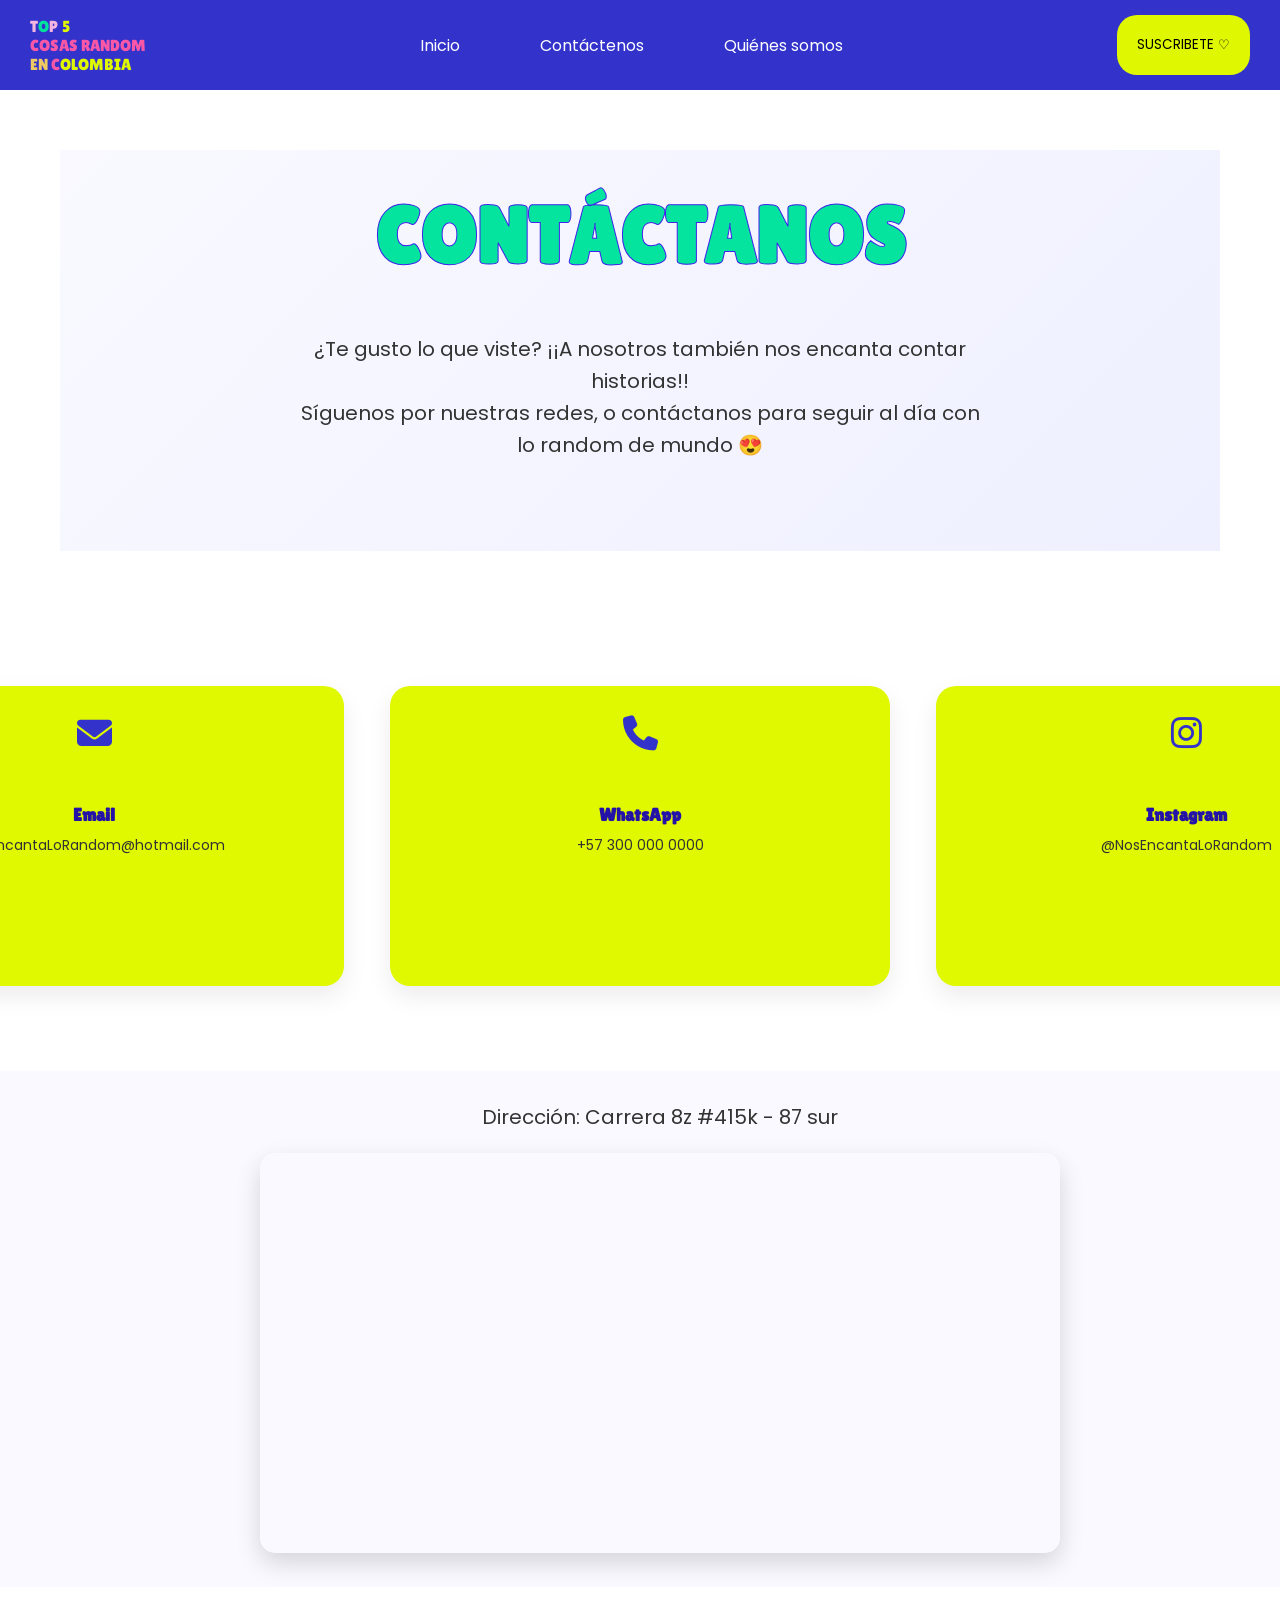
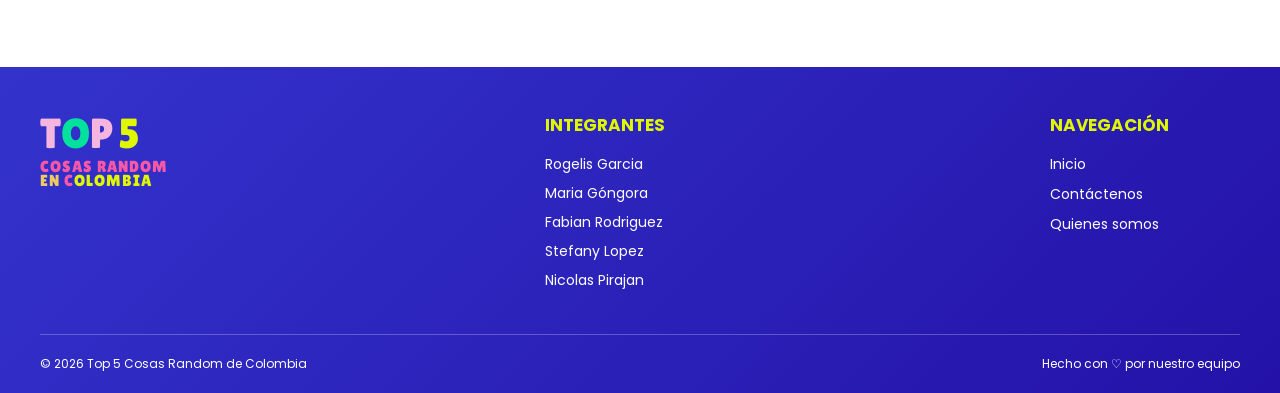
<file: contacto.html>
<!DOCTYPE html>
<html>

<head>
    <meta charset="UTF-8">
    <meta name="viewport" content="width=device-width, initial-scale=1.0">
    <title>TOP 5</title>
    <link rel="stylesheet" href="https://cdnjs.cloudflare.com/ajax/libs/font-awesome/6.5.0/css/all.min.css">
    <link rel="preconnect" href="https://fonts.googleapis.com">
    <link rel="preconnect" href="https://fonts.gstatic.com" crossorigin>
    <link href="https://fonts.googleapis.com/css2?family=Lilita+One&family=Poppins:wght@400;600;700&display=swap"
        rel="stylesheet">
    <link rel="stylesheet" href="style.css">
</head>

<body>
    <nav>
        <div>
            <span class="top">T<span class="O">O</span>P</span>
            <span class="cinco">5</span>
            <p class="cosas-random">COSAS RANDOM <br><span class="En">EN</span> <span class="C">C</span><span
                    class="olombia">OLOMBIA</span> </p>
        </div>
        <ul>
            <li> <a href="index.html">Inicio</a></li>
            <li><a href="contacto.html">Contáctenos</a></li>
            <li><a href="quienes-somos.html">Quiénes somos</a></li>
        </ul>
        <button>SUSCRIBETE ♡</button>
    </nav>
    <div class="encabezado1">
        <h1 id="encabezado"> CONTÁCTANOS </h1>
        <br>
        <br>
        <p class="parrafo"> ¿Te gusto lo que viste? ¡¡A nosotros también nos encanta contar historias!! <br>
            Síguenos por nuestras redes, o contáctanos para seguir al día con lo random de mundo 😍</p>
    </div>
    <div class="contenedor">
        <div class="card">
            <i class="fa-solid fa-envelope"></i>
            <br>
            <br>
            <h3 class="titulito"> Email </h3>
            <p> NosEncantaLoRandom@hotmail.com </p>
        </div>

        <div class="card">
            <i class="fa-solid fa-phone"></i>
            <br>
            <br>
            <h3 class="titulito"> WhatsApp </h3>
            <p> +57 300 000 0000 </p>
        </div>

        <div class="card">
            <i class="fa-brands fa-instagram"></i>
            <br>
            <br>
            <h3 class="titulito"> Instagram </h3>
            <p> @NosEncantaLoRandom </p>
        </div>
        <br>
        <div class="ubicacion">
            <p class="parrafo"> Dirección: Carrera 8z #415k - 87 sur </p>
            <iframe
                src="https://www.google.com/maps/embed?pb=!1m18!1m12!1m3!1d22496.69778581169!2d-74.12065884214515!3d4.613363814773362!2m3!1f0!2f0!3f0!3m2!1i1024!2i768!4f13.1!3m3!1m2!1s0x8e3f9ebaca191fa3%3A0x28079add05f37b00!2sCentro%20Comercial%20Plaza%20de%20las%20Am%C3%A9ricas!5e0!3m2!1ses!2sco!4v1781192506364!5m2!1ses!2sco"
                width="600" height="450" style="border:0;" allowfullscreen="" loading="lazy"
                referrerpolicy="no-referrer-when-downgrade"></iframe>
        </div>
    </div>

    <footer class="footer">
        <div class="footer-contenido">
            <div class="footer-logo">
                <div>
                    <span class="top">T<span class="O">O</span>P</span>
                    <span class="cinco">5</span>
                </div>

                <p class="cosas-random">
                    COSAS RANDOM<br>
                    <span class="En">EN</span>
                    <span class="C">C</span><span class="olombia">OLOMBIA</span>
                </p>
            </div>
            <div class="footer-integrantes">
                <h3 class="integrantes">Integrantes</h3>
                <p class="integrante rogelis">Rogelis Garcia</p>
                <p class="integrante maria">Maria Góngora</p>
                <p class="integrante fabian">Fabian Rodriguez</p>
                <p class="integrante stefany">Stefany Lopez</p>
                <p class="integrante nicolas">Nicolas Pirajan</p>
            </div>
            <div class="footer-enlaces">
                <h3 class="navegacion">Navegación</h3>
                <a href="index.html">Inicio</a>
                <a href="contacto.html">Contáctenos</a>
                <a href="quienes-somos.html">Quienes somos</a>
            </div>
        </div>
        <div class="footer-inferior">
            <p class="copy">© 2026 Top 5 Cosas Random de Colombia</p>
            <p class="amor">Hecho con ♡ por nuestro equipo</p>
        </div>
    </footer>
</body>

</html>
</file>
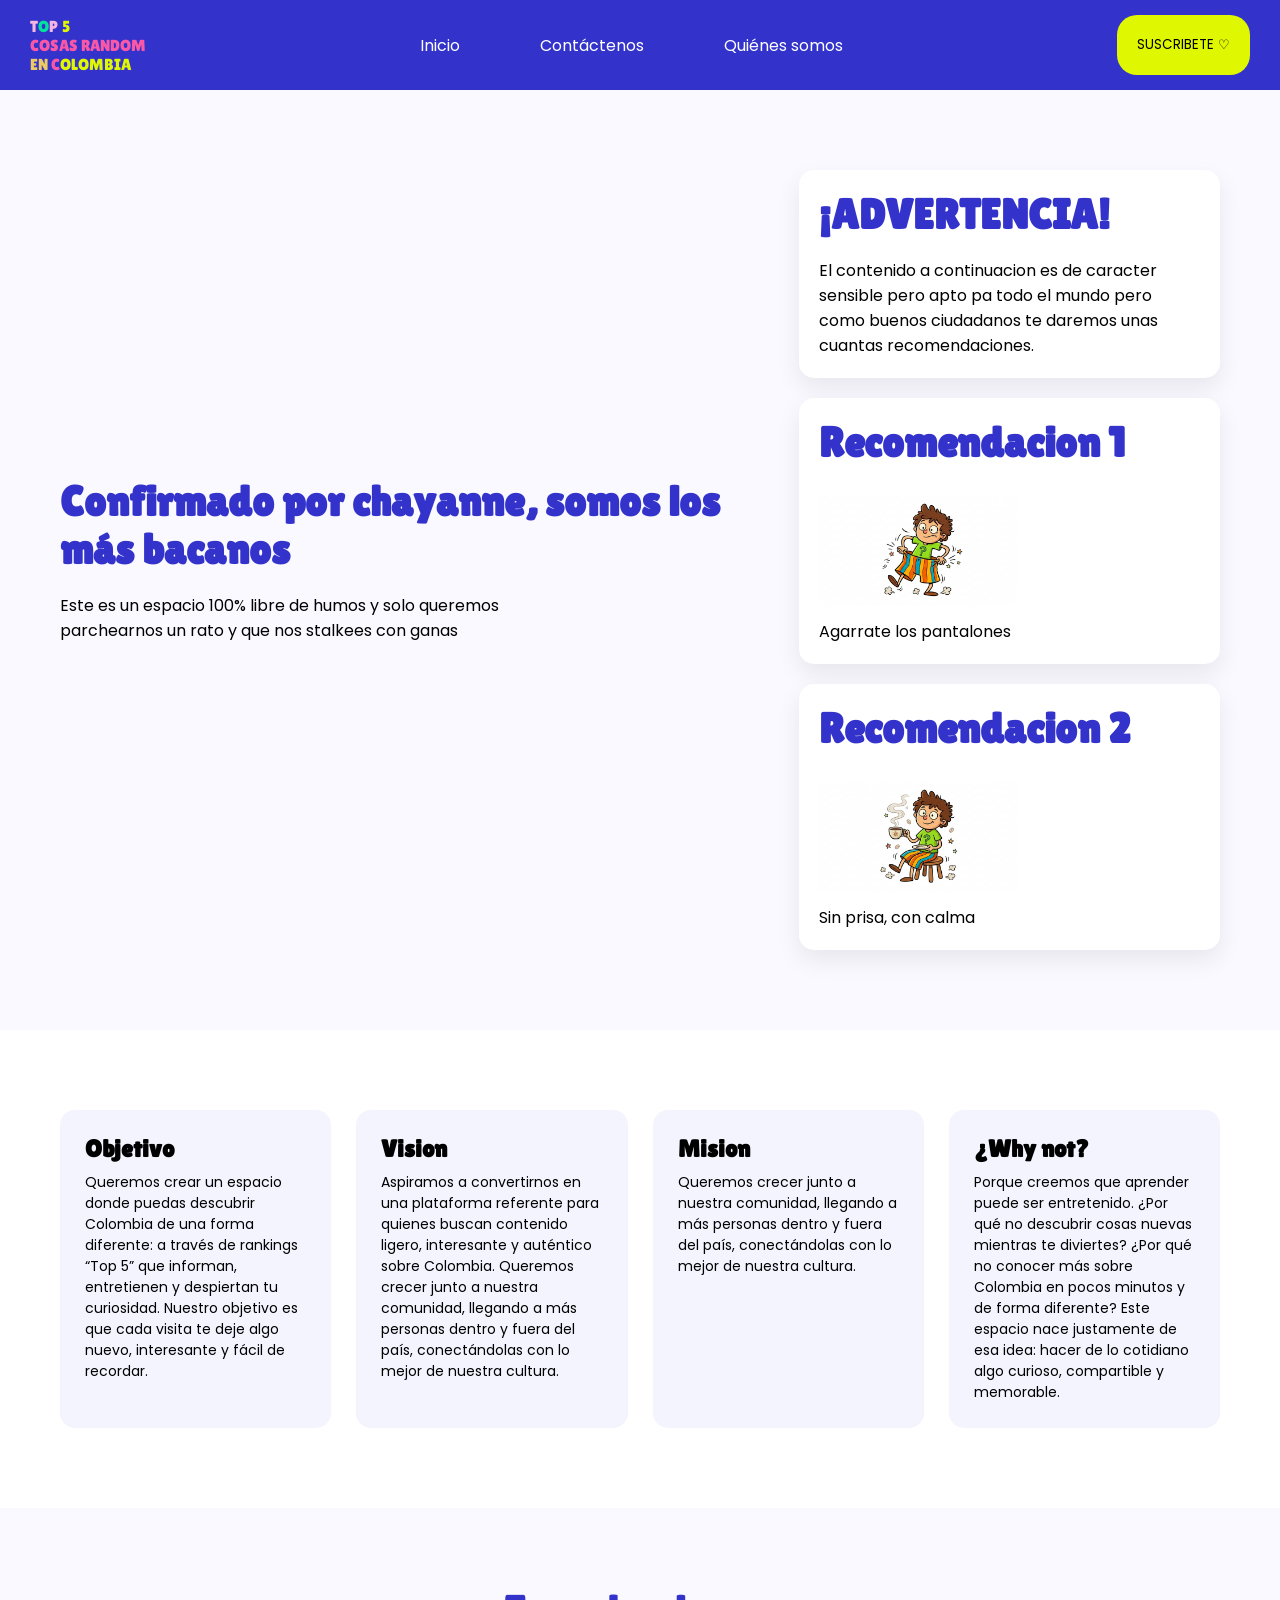
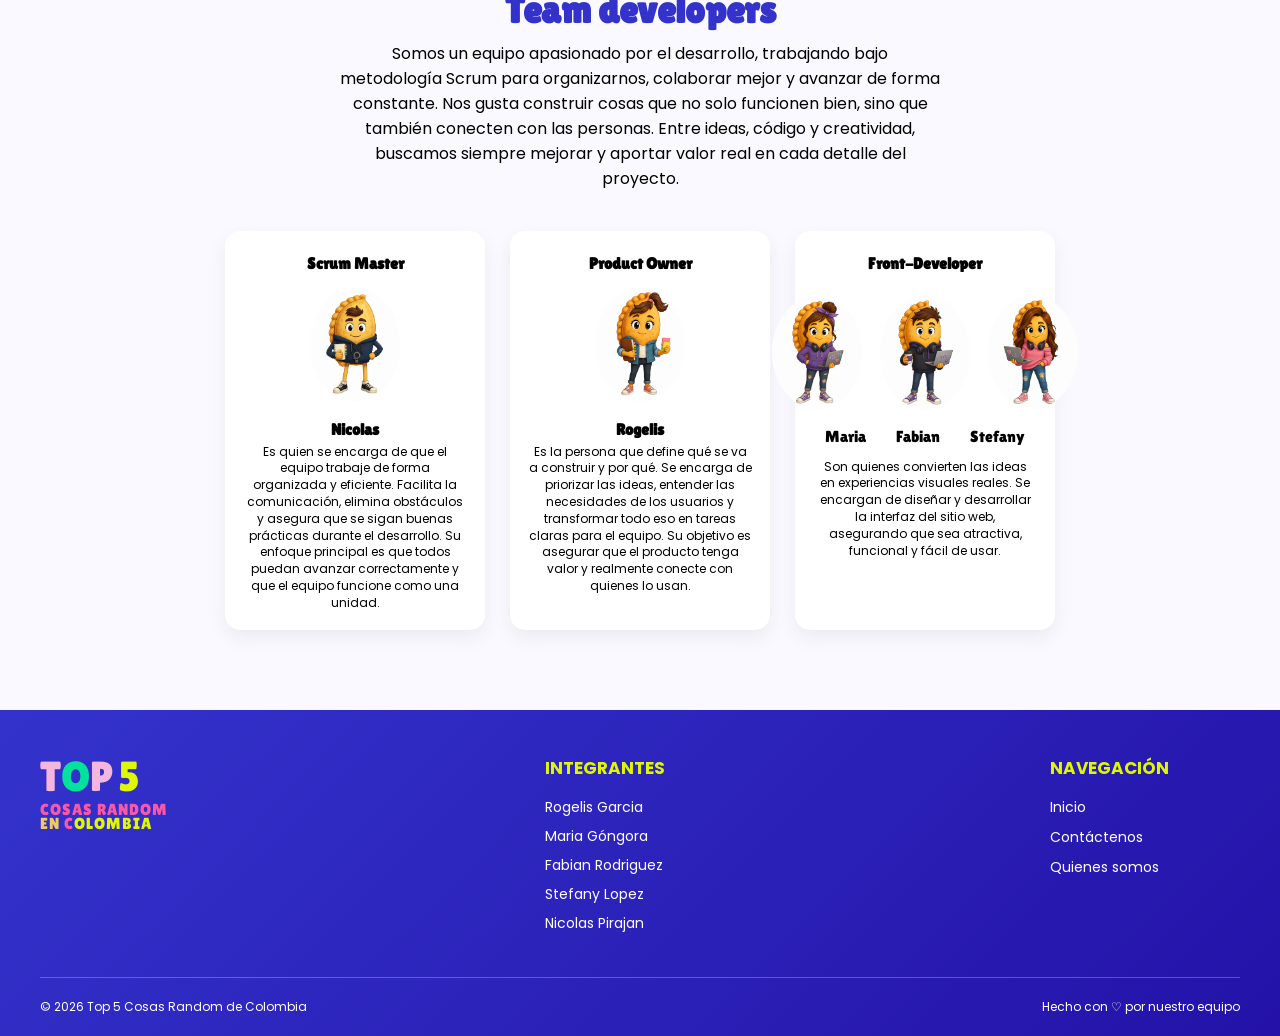
<file: quienes-somos.html>
<!DOCTYPE html>
<html lang="en">

<head>
    <meta charset="UTF-8">
    <meta name="viewport" content="width=device-width, initial-scale=1.0">
    <link rel="preconnect" href="https://fonts.googleapis.com">
    <link rel="preconnect" href="https://fonts.gstatic.com" crossorigin>
    <link href="https://fonts.googleapis.com/css2?family=Lilita+One&family=Poppins:wght@400;600;700&display=swap"
        rel="stylesheet">
    <link rel="stylesheet" href="style.css">
    <title>TOP 5</title>
</head>

<body>
    <nav>
        <div>
            <span class="top">T<span class="O">O</span>P</span>
            <span class="cinco">5</span>
            <p class="cosas-random">COSAS RANDOM <br><span class="En">EN</span> <span class="C">C</span><span
                    class="olombia">OLOMBIA</span> </p>
        </div>
        <ul>
            <li> <a href="index.html">Inicio</a></li>
            <li><a href="contacto.html">Contáctenos</a></li>
            <li><a href="quienes-somos.html">Quiénes somos</a></li>
        </ul>
        <button>SUSCRIBETE ♡</button>
    </nav>

    <section class="principal-nosotros">
        <div>
            <h1>Confirmado por chayanne, somos los más bacanos</h1>
            <p>Este es un espacio 100% libre de humos y solo queremos parchearnos un rato y que nos stalkees con ganas
            </p>
        </div>
        <div id="img-principal-nosotros">
            <div>
                <h1>¡ADVERTENCIA!</h1>
                <p>El contenido a continuacion es de caracter sensible pero apto pa todo el mundo pero como buenos
                    ciudadanos te daremos unas cuantas recomendaciones.</p>
            </div>
            <div>
                <h1>Recomendacion 1</h1>
                <img src="./imagenes/nino1.png" alt="">
                <p>Agarrate los pantalones</p>
            </div>
            <div>
                <h1>Recomendacion 2</h1>
                <img src="./imagenes/nino2.png" alt="">
                <p>Sin prisa, con calma</p>
            </div>
        </div>
    </section>
    <section class="motivo-pagina">
        <div>
            <h1>Objetivo</h1>
            <p>Queremos crear un espacio donde puedas descubrir Colombia de una forma diferente: a través de rankings
                “Top 5” que informan, entretienen y despiertan tu curiosidad. Nuestro objetivo es que cada visita te
                deje algo nuevo, interesante y fácil de recordar.</p>
        </div>
        <div>
            <h1>Vision</h1>
            <p>Aspiramos a convertirnos en una plataforma referente para quienes buscan contenido ligero, interesante y
                auténtico sobre Colombia. Queremos crecer junto a nuestra comunidad, llegando a más personas dentro y
                fuera del país, conectándolas con lo mejor de nuestra cultura.</p>
        </div>
        <div>
            <h1>Mision</h1>
            <p>Queremos crecer junto a nuestra comunidad, llegando a más personas dentro y
                fuera del país, conectándolas con lo mejor de nuestra cultura.</p>
        </div>
        <div>
            <h1>¿Why not?</h1>
            <p>Porque creemos que aprender puede ser entretenido. ¿Por qué no descubrir cosas nuevas mientras te
                diviertes? ¿Por qué no conocer más sobre Colombia en pocos minutos y de forma diferente? Este espacio
                nace justamente de esa idea: hacer de lo cotidiano algo curioso, compartible y memorable.</p>
        </div>
    </section>
    <section class="grupo-desarrollo">
        <div>
            <h1>Team developers</h1>
            <p>
                Somos un equipo apasionado por el desarrollo, trabajando bajo metodología Scrum para organizarnos,
                colaborar mejor y avanzar de forma constante. Nos gusta construir cosas que no solo funcionen bien, sino
                que también conecten con las personas. Entre ideas, código y creatividad, buscamos siempre mejorar y
                aportar valor real en cada detalle del proyecto.
            </p>
        </div>
        <div id="contenedor-img-nosotros">
            <div id="persona1">
                <h1>Scrum Master</h1>
                <img src="./imagenes/nicolas.png" alt="">
                <h1>Nicolas</h1>
                <p>Es quien se encarga de que el equipo trabaje de forma organizada y eficiente. Facilita la
                    comunicación, elimina obstáculos y asegura que se sigan buenas prácticas durante el desarrollo. Su
                    enfoque principal es que todos puedan avanzar correctamente y que el equipo funcione como una
                    unidad.</p>
            </div>
            <div>
                <h1>Product Owner</h1>
                <img src="./imagenes/rogelis.png" alt="">
                <h1>Rogelis</h1>
                <p>Es la persona que define qué se va a construir y por qué. Se encarga de priorizar las ideas, entender
                    las necesidades de los usuarios y transformar todo eso en tareas claras para el equipo. Su objetivo
                    es asegurar que el producto tenga valor y realmente conecte con quienes lo usan.</p>
            </div>
            <div id="contenedor-desarrolladores">

                <h1>Front-Developer</h1>

                <div class="imagenes-devs">
                    <img src="./imagenes/maria.png" alt="">
                    <img src="./imagenes/fabian.png" alt="">
                    <img src="./imagenes/stefany.png" alt="">
                </div>

                <div class="nombres-devs">
                    <span>Maria</span>
                    <span>Fabian</span>
                    <span>Stefany</span>
                </div>

                <p>
                    Son quienes convierten las ideas en experiencias visuales reales. Se encargan de diseñar y
                    desarrollar la interfaz del sitio web, asegurando que sea atractiva, funcional y fácil de usar.
                </p>

            </div>

        </div>
    </section>

    <footer class="footer">
        <div class="footer-contenido">
            <div class="footer-logo">
                <div>
                    <span class="top">T<span class="O">O</span>P</span>
                    <span class="cinco">5</span>
                </div>

                <p class="cosas-random">
                    COSAS RANDOM<br>
                    <span class="En">EN</span>
                    <span class="C">C</span><span class="olombia">OLOMBIA</span>
                </p>
            </div>
            <div class="footer-integrantes">
                <h3 class="integrantes">Integrantes</h3>
                <p class="integrante rogelis">Rogelis Garcia</p>
                <p class="integrante maria">Maria Góngora</p>
                <p class="integrante fabian">Fabian Rodriguez</p>
                <p class="integrante stefany">Stefany Lopez</p>
                <p class="integrante nicolas">Nicolas Pirajan</p>
            </div>
            <div class="footer-enlaces">
                <h3 class="navegacion">Navegación</h3>
                <a href="index.html">Inicio</a>
                <a href="contacto.html">Contáctenos</a>
                <a href="quienes-somos.html">Quienes somos</a>
            </div>
        </div>
        <div class="footer-inferior">
            <p class="copy">© 2026 Top 5 Cosas Random de Colombia</p>
            <p class="amor">Hecho con ♡ por nuestro equipo</p>
        </div>
    </footer>
</body>

</html>
</file>
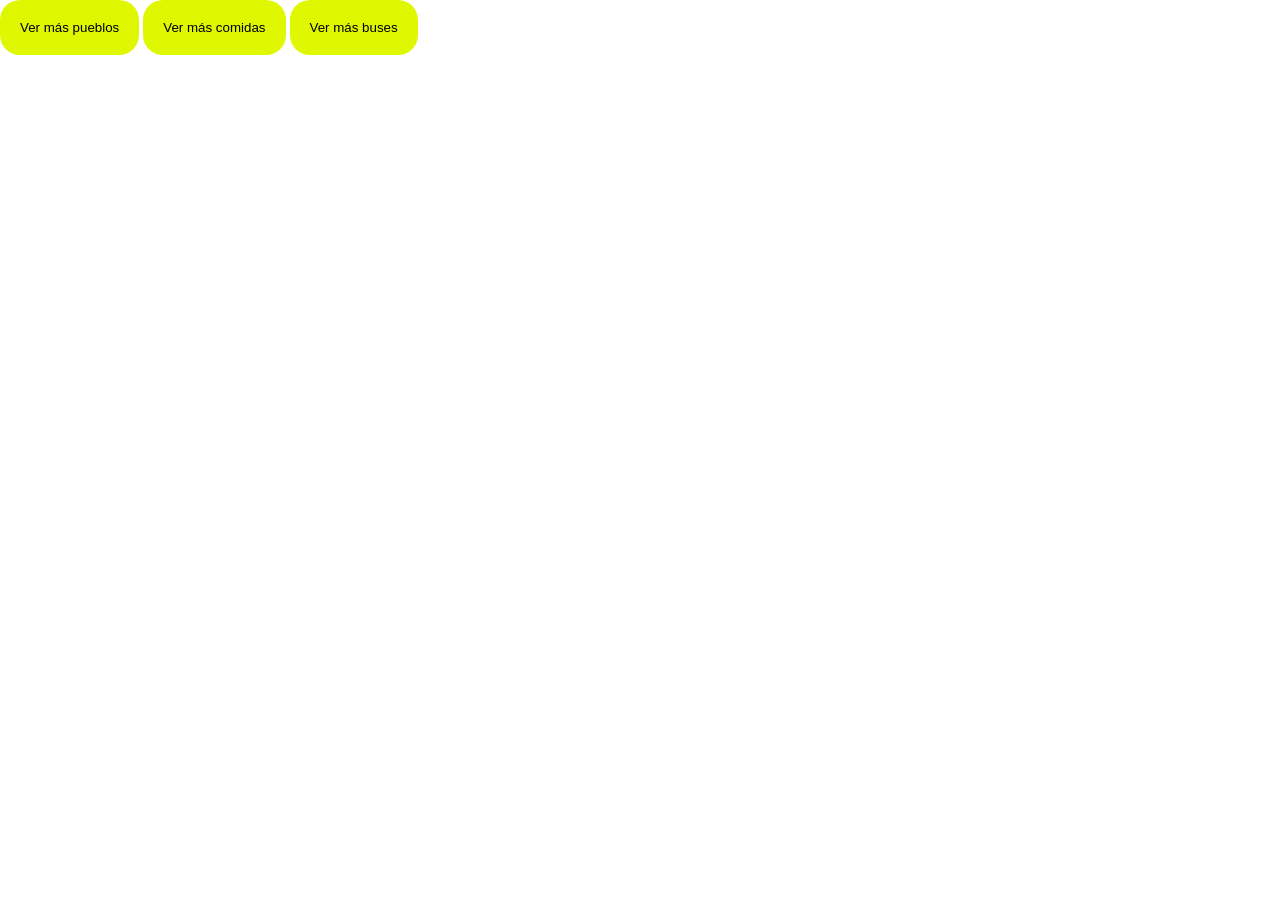
<file: ver-mas.html>
<!DOCTYPE html>
<html lang="en">
<head>
    <meta charset="UTF-8">
    <meta name="viewport" content="width=device-width, initial-scale=1.0">
    <link rel="stylesheet" href="./style.css">
    <title>Document</title>
</head>
<body>

<button onclick="document.getElementById('overlay').style.display='flex'">
  Ver más pueblos
</button>


<div id="overlay" class="overlay" style="display:none;">
  <div class="modal">
    <div class="modal-imgs">
      <img src="./img/beautiful-rainbow-nature.jpg" alt="Imagen 1">
      <img src="./img/flat-lay-circular-food-frame.jpg" alt="Imagen 2">
      <img src="./img/flat-lay-food-arrangement-with-copy-space.jpg" alt="Imagen 3">
      <img src="./img/lot-green-dwarf-palmetto-plantations-beautiful-cloudy-sky.jpg" alt="Imagen 4">
    </div>

    <div class="modal-body">
      <div class="modal-header">
        <p class="modal-title">Top 10 pueblos más coloridos de Colombia 🎨</p>

        <button class="close-btn"
          onclick="document.getElementById('overlay').style.display='none'">
          ✕
        </button>
      </div>

      Guatapé: Famoso por sus zócalos y fachadas llenas de color.<br>
      Jardín: Balcones floridos y arquitectura tradicional.<br>
      Salento: Ícono del Eje Cafetero.<br>
      Filandia: Colorido y auténtico.<br>
      Jericó: Cultural y pintoresco.<br>
    </div>
  </div>
</div>


<button onclick="document.getElementById('overlay2').style.display='flex'">
  Ver más comidas
</button>


<div id="overlay2" class="overlay" style="display:none;">
  <div class="modal">
    <div class="modal-imgs">
      <img src="./img/beautiful-rainbow-nature.jpg" alt="Imagen 1">
      <img src="./img/flat-lay-circular-food-frame.jpg" alt="Imagen 2">
      <img src="./img/flat-lay-food-arrangement-with-copy-space.jpg" alt="Imagen 3">
      <img src="./img/lot-green-dwarf-palmetto-plantations-beautiful-cloudy-sky.jpg" alt="Imagen 4">
    </div>

    <div class="modal-body">
      <div class="modal-header">
        <p class="modal-title">Top 10 comidas que más enamoran en Colombia 🇨🇴❤️</p>

        <button class="close-btn"
          onclick="document.getElementById('overlay2').style.display='none'">
          ✕
        </button>
      </div>

      Bandeja Paisa: Uno de los platos más representativos del país.<br>
      Ajiaco:Emblemático de Bogotá y la región andina.<br>
      Lechona:Cerdo relleno con arroz y arveja.<br>
      Arepa:Presente en casi todas las regiones.<br>
      Sancocho:Plato infaltable en reuniones familiares.<br>
    </div>
  </div>
</div>

<button onclick="document.getElementById('overlay3').style.display='flex'">
  Ver más buses
</button>


<div id="overlay3" class="overlay" style="display:none;">
  <div class="modal">
    <div class="modal-imgs">
      <img src="./img/beautiful-rainbow-nature.jpg" alt="Imagen 1">
      <img src="./img/flat-lay-circular-food-frame.jpg" alt="Imagen 2">
      <img src="./img/flat-lay-food-arrangement-with-copy-space.jpg" alt="Imagen 3">
      <img src="./img/lot-green-dwarf-palmetto-plantations-beautiful-cloudy-sky.jpg" alt="Imagen 4">
    </div>

    <div class="modal-body">
      <div class="modal-header">
        <p class="modal-title">Top 10 comidas que más enamoran en Colombia 🇨🇴❤️</p>

        <button class="close-btn"
          onclick="document.getElementById('overlay3').style.display='none'">
          ✕
        </button>
      </div>

      Bandeja Paisa: Uno de los platos más representativos del país.<br>
      Ajiaco:Emblemático de Bogotá y la región andina.<br>
      Lechona:Cerdo relleno con arroz y arveja.<br>
      Arepa:Presente en casi todas las regiones.<br>
      Sancocho:Plato infaltable en reuniones familiares.<br>
    </div>
  </div>
</div>

</body>
</html>
</file>
<file: style.css>
* {
    margin: 0;
    padding: 0;
    box-sizing: border-box;
}
nav a, nav button{
    font-family: "Poppins",sans-serif;
}
nav{
    background-color: #3333cc;
    display: flex;
    justify-content: space-between;
    padding: 15px 30px;
    align-items: center;
    position: sticky;
    top: 0;
}
nav a{
    position: relative;
    display: inline-block;
    transition: transform 0.25s ease;
}
nav a::after{
    content: "";
    position: absolute;
    left: 50%;
    bottom: -6px;
    width: 0;
    height: 2px;
    background-color: #dff700;
    transform: translateX(-50%);
    transition: width 0.25s ease;
}
nav a:hover{
    transform: scale(1.08);
}
nav a:hover::after{
    width: 100%;
}
ul {
    display: flex;
    list-style: none;
    gap: 80px;
}
a {
    color: white;
    text-decoration: none;
}

.top,.cinco,.cosas-random{
    font-family: "Lilita One",sans-serif;
}

.top{
    color: #f4b5de;
}
.cinco{
    color: #dff700;
}
.O{
    color: #03e29d;
}

.cosas-random{
    color:#fa58a7 ;
}
.En{
    color: #efca62;
}
.olombia{
    color: #dff700;
}
button{
    background-color: #dff700;
    border-radius: 20px;
    color: black;
    border: none;
    padding: 20px;
}
.footer {
    background: linear-gradient(135deg, #3333cc, #2412a8);
    color: white;
    padding: 45px 40px 20px;
    font-family: "Poppins", sans-serif;
}
.footer-contenido {
    max-width: 1200px;
    margin: 0 auto;
    display: flex;
    justify-content: space-between;
    align-items: flex-start;
    gap: 60px;
}
.footer-logo {
    min-width: 190px;
}
.footer-logo .top,
.footer-logo .cinco {
    font-size: 42px;
    line-height: 1;
}
.footer-logo .cosas-random {
    margin-top: 5px;
    font-size: 16px;
    line-height: 0.9;
    letter-spacing: 1px;
}
.footer-integrantes,
.footer-enlaces {
    min-width: 190px;
}
.footer .integrantes,
.footer .navegacion {
    color: #dff700;
    font-size: 17px;
    margin-bottom: 16px;
    text-transform: uppercase;
}
.footer-integrantes .integrante {
    margin-bottom: 8px;
    font-size: 14px;
    cursor: default;
}
.footer-enlaces {
    display: flex;
    flex-direction: column;
    align-items: flex-start;
}
.footer-enlaces a {
    position: relative;
    display: inline-block;
    margin-bottom: 9px;
    font-size: 14px;
    color: white;
    transition: color 0.25s ease, transform 0.25s ease;
}
.footer-enlaces a::after {
    content: "";
    position: absolute;
    left: 0;
    bottom: -2px;
    width: 0;
    height: 2px;
    background-color: #dff700;
    transition: width 0.25s ease;
}
.footer-enlaces a:hover {
    color: #dff700;
    transform: translateX(5px);
}
.footer-enlaces a:hover::after {
    width: 100%;
}
.footer-inferior {
    max-width: 1200px;
    margin: 35px auto 0;
    padding-top: 20px;
    border-top: 1px solid rgba(255, 255, 255, 0.25);
    display: flex;
    justify-content: space-between;
    gap: 20px;
}
.footer .copy,
.footer .amor {
    color: white;
    font-size: 12px;
}
.footer-integrantes .integrante {
    animation: rainbow 5s linear infinite;
    transition: transform 0.25s ease;
}
.rogelis {
    animation-delay: 0s;
}

.maria {
    animation-delay: -1s;
}
.fabian {
    animation-delay: -2s;
}
.stefany {
    animation-delay: -3s;
}
.nicolas {
    animation-delay: -4s;
}
.footer-integrantes .integrante:hover {
    transform: translateX(6px) scale(1.05);
    animation-play-state: paused;
}
@keyframes rainbow {
    0% {
        color: #ff5ba7;
    }
    20% {
        color: #ffc857;
    }
    40% {
        color: #00e0a4;
    }
    60% {
        color: #b9f500; 
    }
    80% {
        color: #9b7cff;
    }
    100% {
        color: #ff5ba7;
    }
}

/* =========================
   SECCION PRINCIPAL NOSOTROS
========================= */
.principal-nosotros {
    display: flex;
    justify-content: space-between;
    align-items: center;
    padding: 80px 60px;
    gap: 40px;
    background: #f9f9ff;
}

.principal-nosotros h1 {
    font-family: "Lilita One", sans-serif;
    font-size: 42px;
    color: #3333cc;
    margin-bottom: 20px;
}

.principal-nosotros p {
    font-family: "Poppins", sans-serif;
    font-size: 16px;
    max-width: 500px;
}

/* TARJETAS DE ADVERTENCIA */
#img-principal-nosotros {
    display: flex;
    flex-direction: column;
    gap: 20px;
}

#img-principal-nosotros > div {
    background: white;
    padding: 20px;
    border-radius: 15px;
    box-shadow: 0px 10px 25px rgba(0,0,0,0.08);
    transition: transform 0.25s ease;
}

#img-principal-nosotros > div:hover {
    transform: translateY(-5px);
}

/* 🔥 IMAGENES MAS GRANDES */
#img-principal-nosotros img {
    width: 200px;
    margin: 10px 0;
}

/* =========================
   SECCION OBJETIVO / MISION
========================= */
.motivo-pagina {
    display: grid;
    grid-template-columns: repeat(4, 1fr);
    gap: 25px;
    padding: 80px 60px;
    background: white;
}

.motivo-pagina div {
    background: #f4f4ff;
    padding: 25px;
    border-radius: 15px;
    transition: all 0.25s ease;
}

.motivo-pagina div:hover {
    transform: translateY(-6px);
    background: #3333cc;
    color: white;
}

.motivo-pagina h1 {
    font-family: "Lilita One", sans-serif;
    margin-bottom: 10px;
}

.motivo-pagina p {
    font-family: "Poppins", sans-serif;
    font-size: 14px;
}

/* =========================
   SECCION TEAM
========================= */
.grupo-desarrollo {
    padding: 80px 60px;
    background: #f9f9ff;
    text-align: center;
}

.grupo-desarrollo > div:first-child h1 {
    font-family: "Lilita One", sans-serif;
    font-size: 38px;
    color: #3333cc;
}

.grupo-desarrollo > div:first-child p {
    margin: 10px auto 40px;
    max-width: 600px;
    font-family: "Poppins", sans-serif;
}

/* CONTENEDOR GENERAL */
#contenedor-img-nosotros {
    display: flex;
    flex-wrap: wrap;
    justify-content: center;
    gap: 25px;
}

/* TARJETAS PERSONAS */
#contenedor-img-nosotros > div {
    background: white;
    padding: 18px;
    border-radius: 15px;
    width: 260px;
    box-shadow: 0px 8px 20px rgba(0,0,0,0.06);
    transition: transform 0.2s ease;
}

#contenedor-img-nosotros > div:hover {
    transform: translateY(-5px);
}

#contenedor-img-nosotros img {
    width: 90px;
    border-radius: 50%;
    margin: 10px 0;
}

#contenedor-img-nosotros h1 {
    font-family: "Lilita One", sans-serif;
    font-size: 16px;
    margin: 5px 0;
}

#contenedor-img-nosotros p {
    font-family: "Poppins", sans-serif;
    font-size: 12px;
    line-height: 1.4;
}

/* =========================
   FRONT DEVELOPERS (HORIZONTAL)
========================= */
#contenedor-desarrolladores {
    width: 100%;
    display: flex;
    flex-direction: column;
    align-items: center;
    gap: 8px;
}

/* TITULO */
#contenedor-desarrolladores h1 {
    font-size: 16px;
    margin-bottom: 5px;
}

/* IMAGENES EN FILA */
.imagenes-devs {
    display: flex;
    justify-content: center;
    gap: 18px;
}

/* IMAGENES */
.imagenes-devs img {
    width: 75px;
    border-radius: 50%;
    transition: transform 0.2s ease;
}

.imagenes-devs img:hover {
    transform: scale(1.08);
}

/* NOMBRES */
.nombres-devs {
    display: flex;
    justify-content: center;
    gap: 30px;
    color: #000000;
    
}

.nombres-devs span {
    font-family: "Lilita One", sans-serif;
    font-size: 16px;

}

/* TEXTO */
#contenedor-desarrolladores p {
    font-size: 12px;
    text-align: center;
    max-width: 220px;
    line-height: 1.4;
    margin-top: 5px;
}

/* =========================
   INTRODUCCION (HERO SECTION)
========================= */

.introduccion {
    display: flex;
    justify-content: space-between;
    align-items: center;
    gap: 50px;
    padding: 90px 60px;
    background: linear-gradient(135deg, #f9f9ff, #eef0ff);
}

/* TEXTO */
.introduccion .texto {
    width: 55%;
}

.introduccion .texto h2 {
    font-family: "Lilita One", sans-serif;
    font-size: 42px;
    color: #3333cc;
    margin-bottom: 20px;
    line-height: 1.1;
}

/* PARRAFOS */
.introduccion .texto p {
    font-family: "Poppins", sans-serif;
    font-size: 16px;
    line-height: 1.7;
    color: #333;
    margin-bottom: 15px;
}

/* IMAGEN */
.introduccion .imagen {
    width: 40%;
    display: flex;
    justify-content: center;
}

.introduccion .imagen img {
    width: 100%;
    max-width: 380px;
    border-radius: 20px;
    box-shadow: 0 15px 35px rgba(0,0,0,0.15);
    transition: transform 0.3s ease;
}

/* HOVER IMAGEN */
.introduccion .imagen img:hover {
    transform: scale(1.05);
}

/* RESPONSIVE */
@media (max-width: 768px) {
    .introduccion {
        flex-direction: column;
        text-align: center;
        padding: 50px 20px;
    }

    .introduccion .texto,
    .introduccion .imagen {
        width: 100%;
    }

    .introduccion .texto h2 {
        font-size: 30px;
    }
}

/* =========================
   TOP 5 SECTION (BLOG STYLE)
========================= */

.top5 {
    padding: 80px 60px;
    background: #f9f9ff;
    display: flex;
    flex-direction: column;
    gap: 30px;
}

/* TITULO */
.top5 h2 {
    font-family: "Lilita One", sans-serif;
    font-size: 38px;
    color: #3333cc;
    text-align: center;
    margin-bottom: 20px;
}

/* GRID DE ARTICULOS */
.top5 {
    display: flex;
    flex-direction: column;
    gap: 25px;
}

/* CADA CARD */
.top5 article {
    background: white;
    padding: 25px;
    border-radius: 15px;
    box-shadow: 0 10px 25px rgba(0,0,0,0.08);
    transition: transform 0.25s ease, box-shadow 0.25s ease;
    max-width: 900px;
    margin: 0 auto;
}

/* HOVER EFECTO */
.top5 article:hover {
    transform: translateY(-6px);
    box-shadow: 0 15px 35px rgba(0,0,0,0.12);
}

/* TITULOS DE CADA ITEM */
.top5 article h3 {
    font-family: "Lilita One", sans-serif;
    font-size: 22px;
    color: #2412a8;
    margin-bottom: 10px;
}

/* TEXTO */
.top5 article p {
    font-family: "Poppins", sans-serif;
    font-size: 15px;
    line-height: 1.6;
    color: #333;
}

/* RESPONSIVE */
@media (max-width: 768px) {
    .top5 {
        padding: 40px 20px;
    }

    .top5 h2 {
        font-size: 28px;
    }

    .top5 article {
        padding: 18px;
    }
}

/* =========================
   CONTACTO HEADER
========================= */

.encabezado1 {
    text-align: center;
    padding: 80px 20px 40px;
    background: linear-gradient(135deg, #f9f9ff, #eef0ff);
}

#encabezado {
    font-family: "Lilita One", sans-serif;
    font-size: 42px;
    color: #3333cc;
    margin-bottom: 15px;
}

.parrafo {
    font-family: "Poppins", sans-serif;
    font-size: 16px;
    color: #333;
    max-width: 700px;
    margin: 0 auto;
    line-height: 1.6;
}

/* =========================
   CONTENEDOR DE CARDS
========================= */

.contenedor {
    display: flex;
    justify-content: center;
    gap: 25px;
    padding: 60px 40px;
    flex-wrap: wrap;
    background: #ffffff;
}

/* =========================
   CARDS CONTACTO
========================= */

.card {
    background: white;
    width: 250px;
    padding: 25px;
    border-radius: 18px;
    text-align: center;
    box-shadow: 0 10px 25px rgba(0,0,0,0.08);
    transition: transform 0.25s ease, box-shadow 0.25s ease;
}

.card:hover {
    transform: translateY(-8px);
    box-shadow: 0 15px 35px rgba(0,0,0,0.12);
}

/* ICONOS */
.card i {
    font-size: 35px;
    color: #3333cc;
    margin-bottom: 15px;
}

/* TITULO CARD */
.titulito {
    font-family: "Lilita One", sans-serif;
    font-size: 18px;
    margin-bottom: 10px;
    color: #2412a8;
}

/* TEXTO CARD */
.card p {
    font-family: "Poppins", sans-serif;
    font-size: 14px;
    color: #333;
}

/* =========================
   UBICACION MAPA
========================= */

.ubicacion {
    width: 100%;
    text-align: center;
    margin-top: 40px;
    padding: 40px;
    background: #f9f9ff;
}

.ubicacion .parrafo {
    margin-bottom: 20px;
}

/* MAPA */
.ubicacion iframe {
    width: 90%;
    max-width: 800px;
    height: 400px;
    border-radius: 15px;
    box-shadow: 0 10px 25px rgba(0,0,0,0.15);
}

/* =========================
   RESPONSIVE
========================= */

@media (max-width: 768px) {
    #encabezado {
        font-size: 30px;
    }

    .contenedor {
        padding: 40px 20px;
    }

    .card {
        width: 100%;
        max-width: 300px;
    }

    .ubicacion iframe {
        height: 300px;
    }
}

/* CSS DE CONTACTO */
.contenedor{
    display: grid;
    grid-template-columns: 1fr 1fr 1fr;
    gap: 16px;
}
.encabezado1{
    margin: 60px;
    padding: 40px;
}
#encabezado{
    font-family: "Lilita One",sans-serif;
    color: #04E49E;
    font-size: 80px;
    text-align: center;
    -webkit-text-stroke: 1px #3F22EC;
}
.parrafo{
    font-family: "Poppins",sans-serif;
    font-size: 20px;
    text-align: center;
    margin-bottom: 50px;
}
.card{
    font-family: "Poppins",sans-serif;
    color: #3F22EC;
    font-size: 25px;
    text-align: center;
    margin: 15px;
    padding: 30px;
    height: 300px;
    background-color: #E0F900;
    transition: 0.3s;
    border-radius: 20px;
    width: 500px;
}
.card:hover{
    background-color: #F0C962;
    color: white; 
    transform: scale(1.05);
    transform: translateY(-5px);
    box-shadow: 0 8px 20px rgba(0,0,0,0.2);
    border-color: #F5A623;
    opacity: 0.8; 
}
i{
    color: #FD57A9;
    font-size: 50px;
}
.ubicacion{
    font-family: "Lilita One",sans-serif;
    grid-column: 1/4;
    text-align: center;
    margin: 20px;
    padding: 30px;
    transition: 0.5s;
}
.ubicacion:hover{
    transform: scale(1.10);
}
/* CSS DE CONTACTO */
</file>
